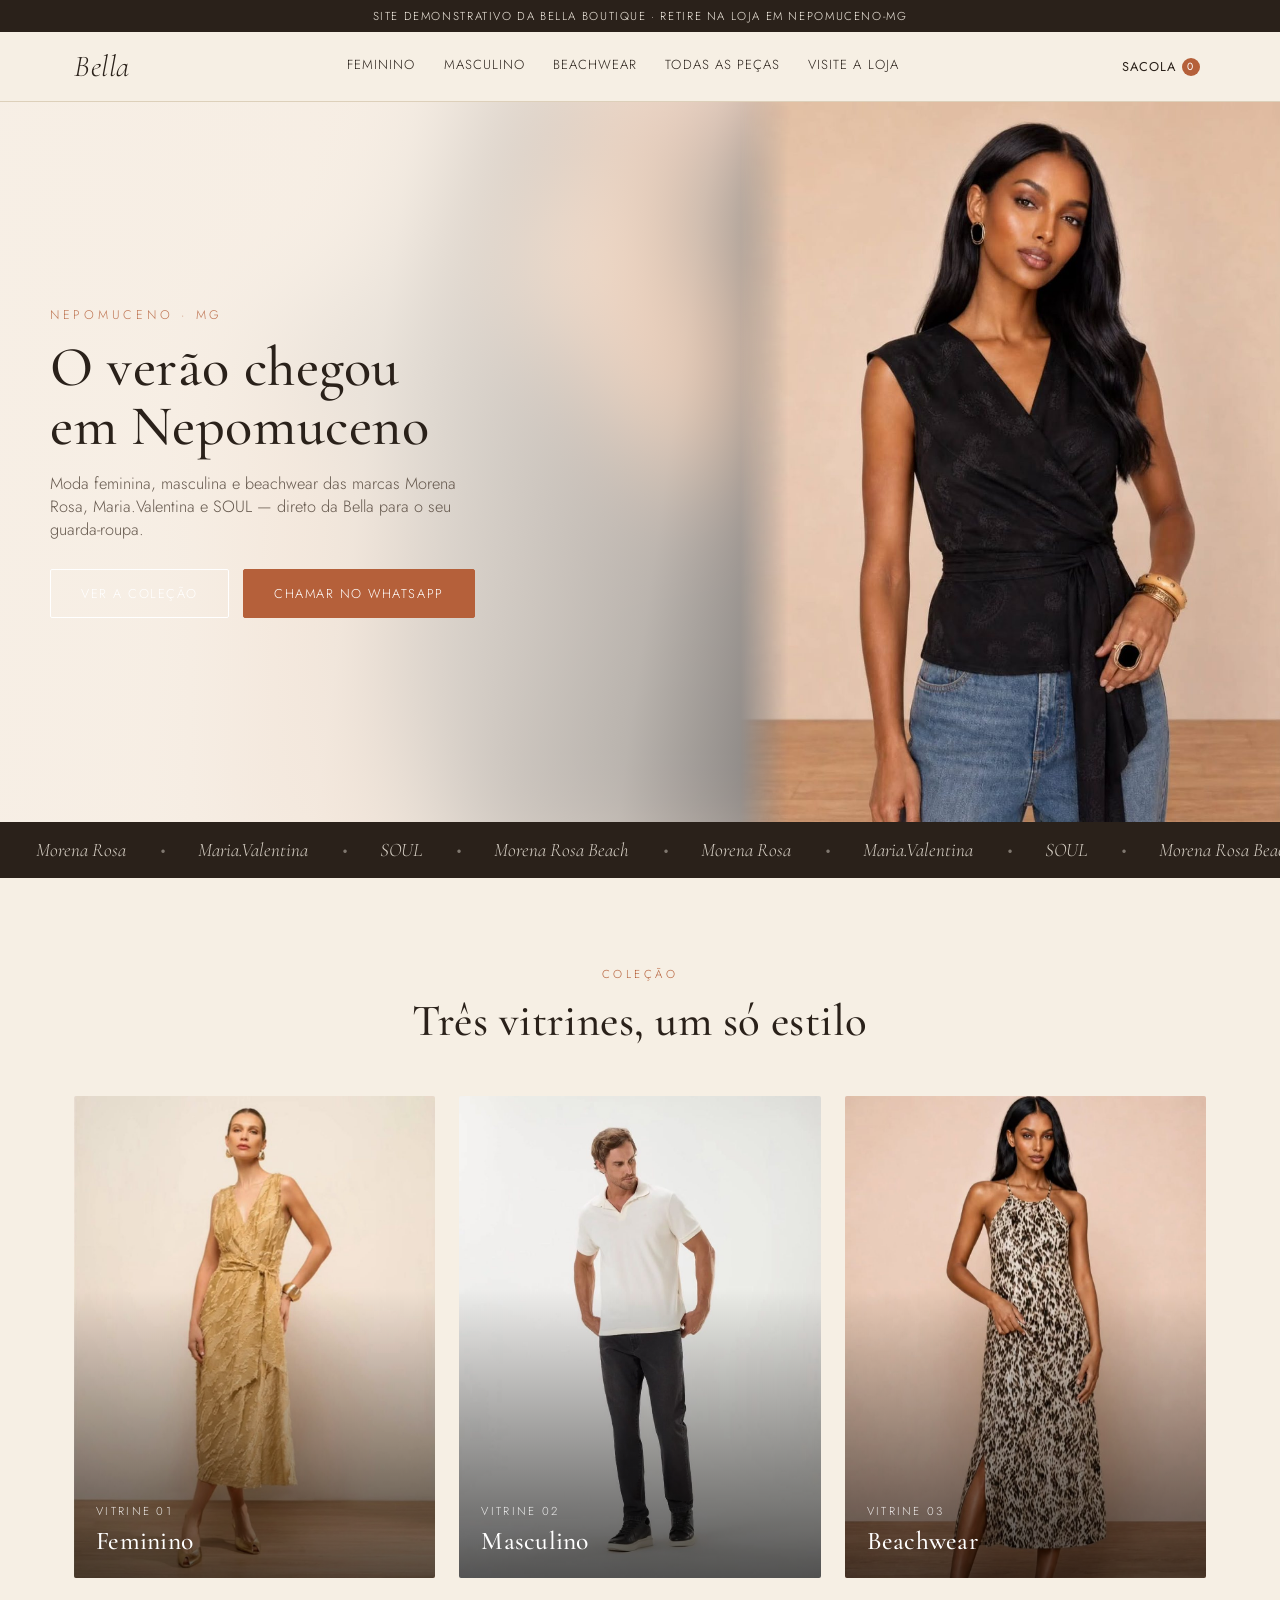
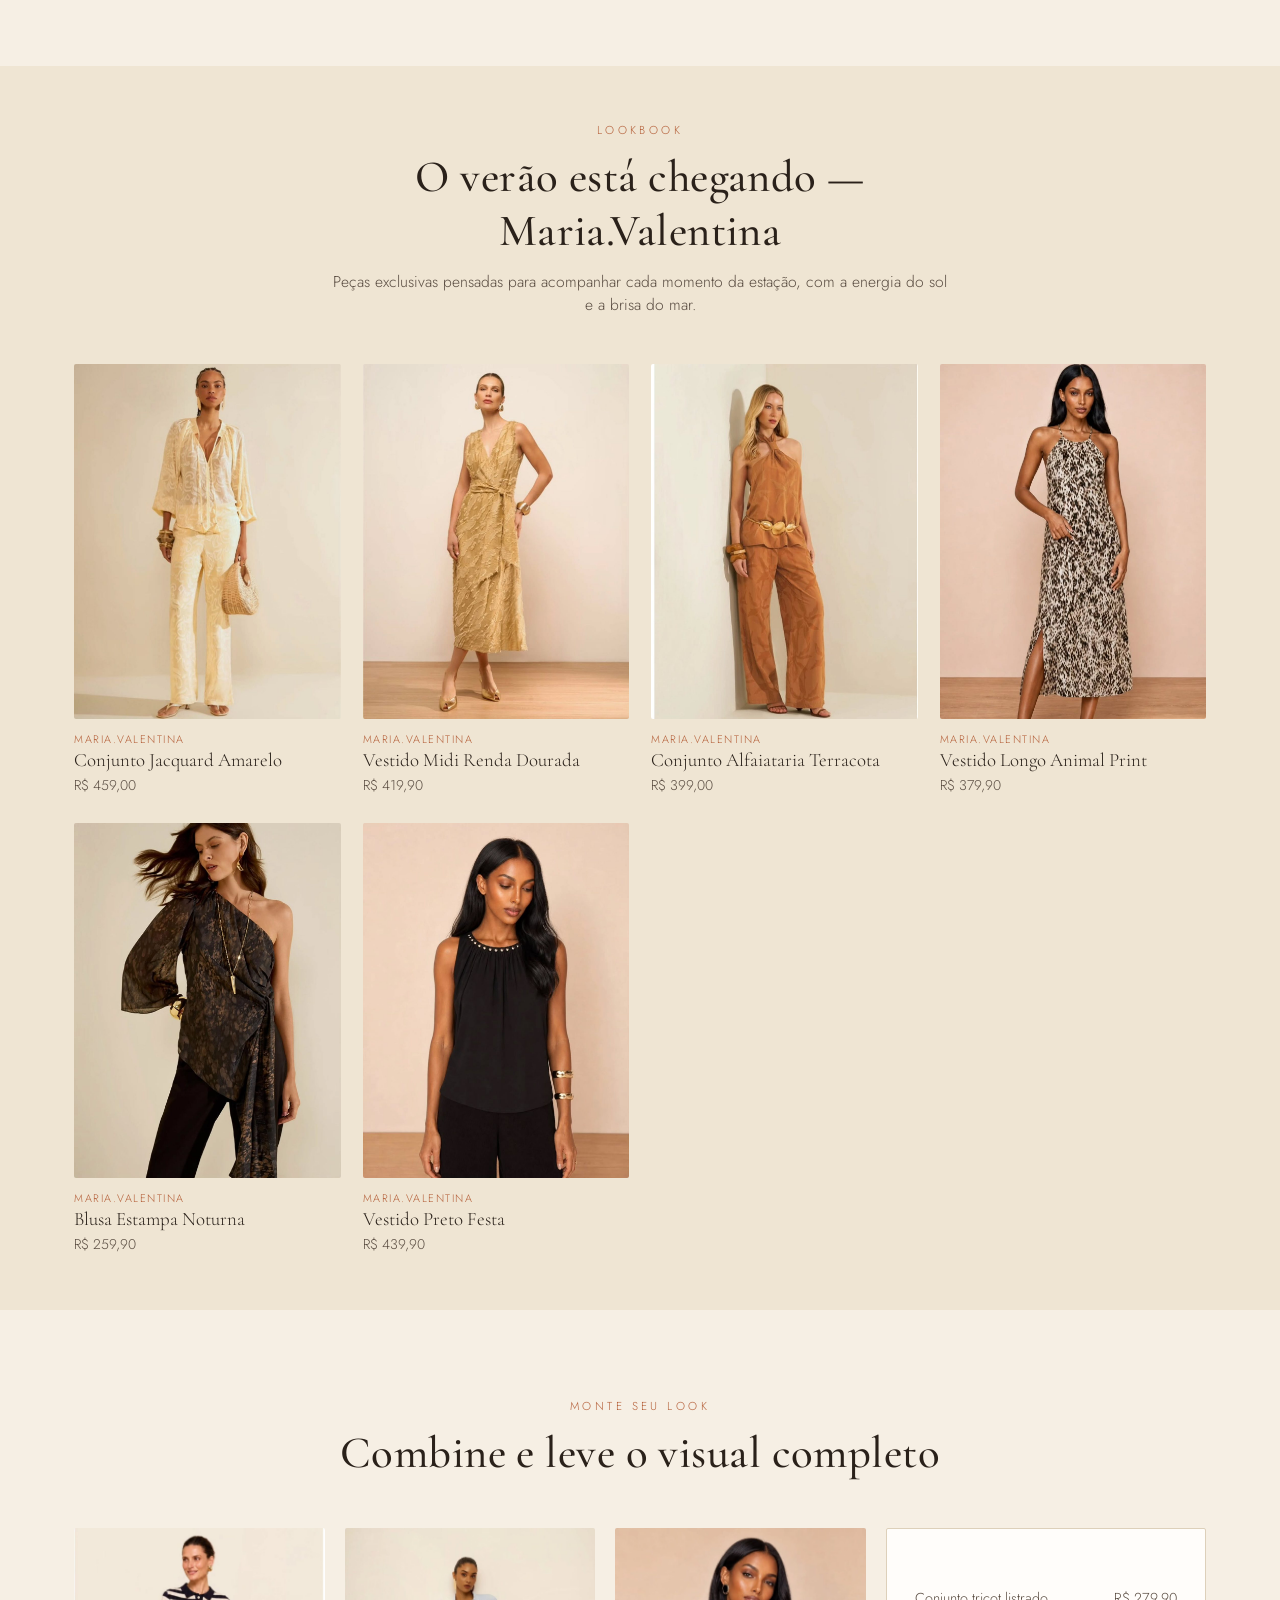
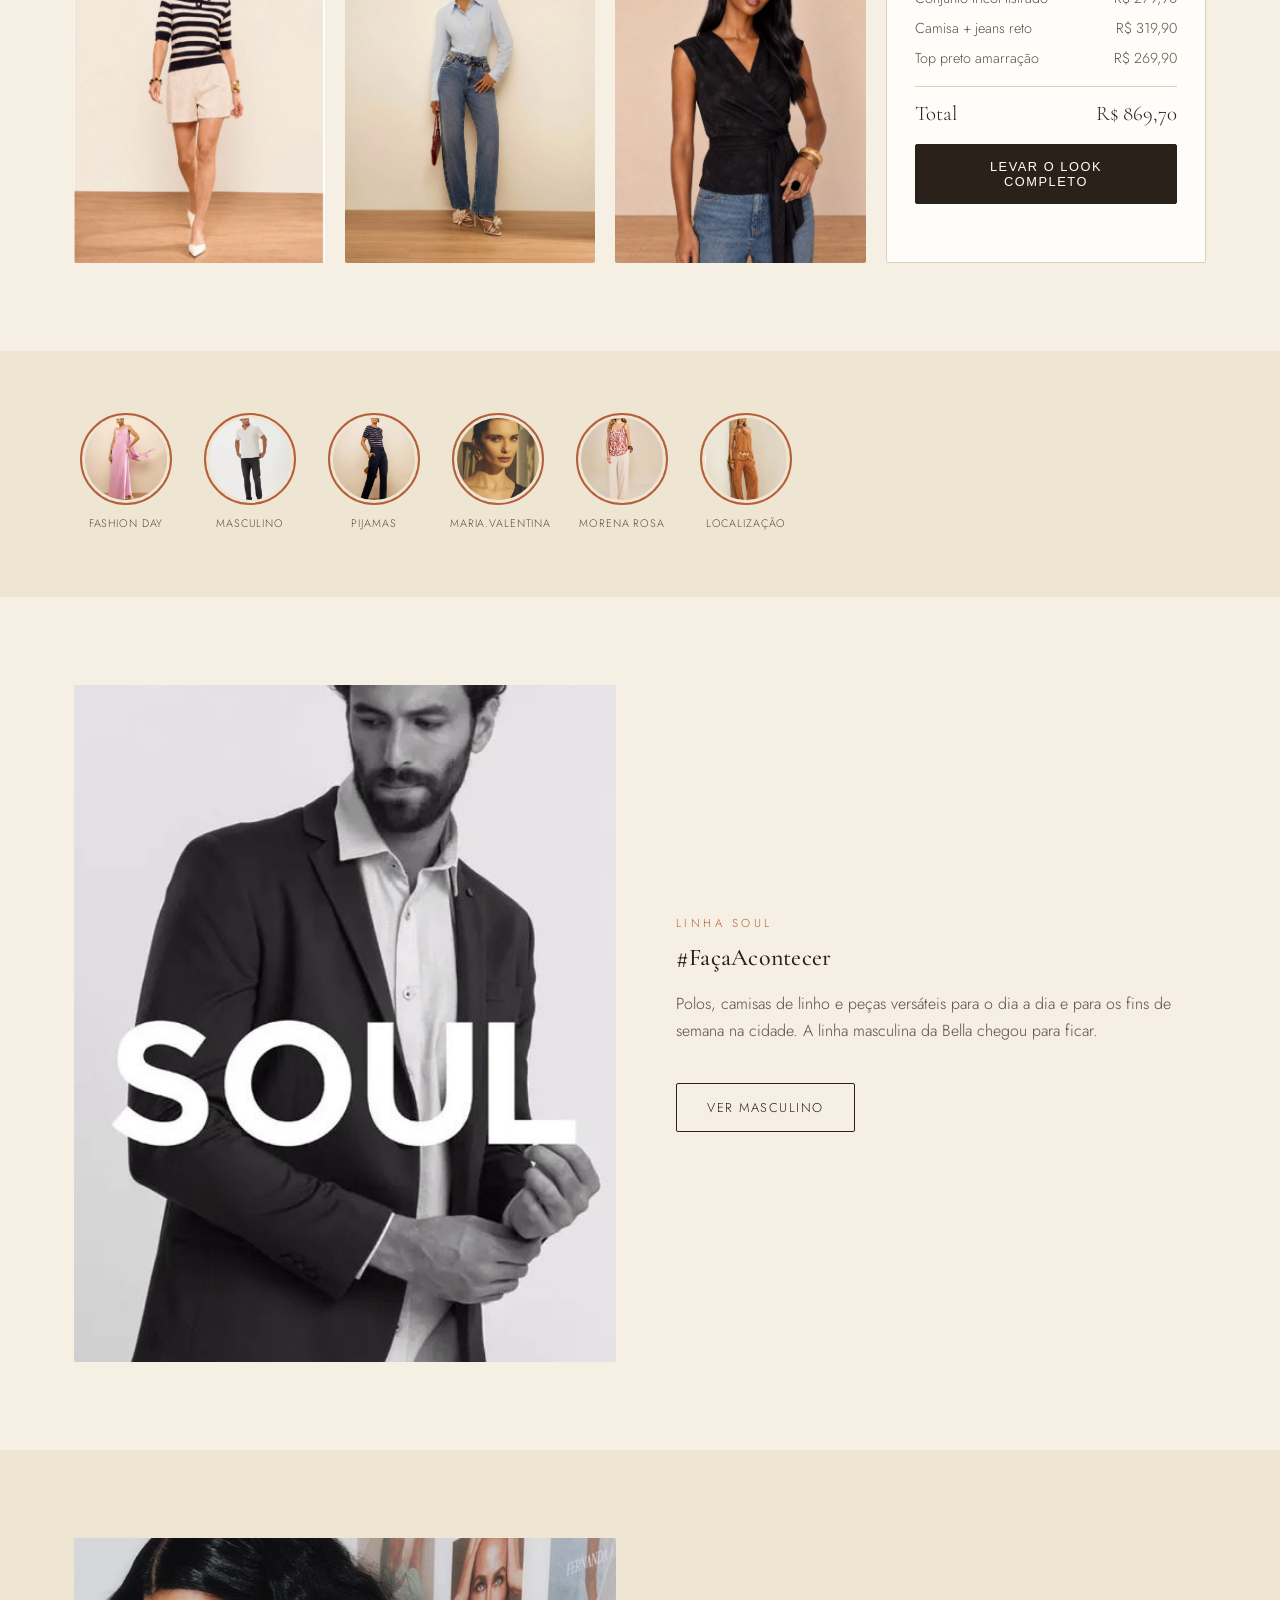
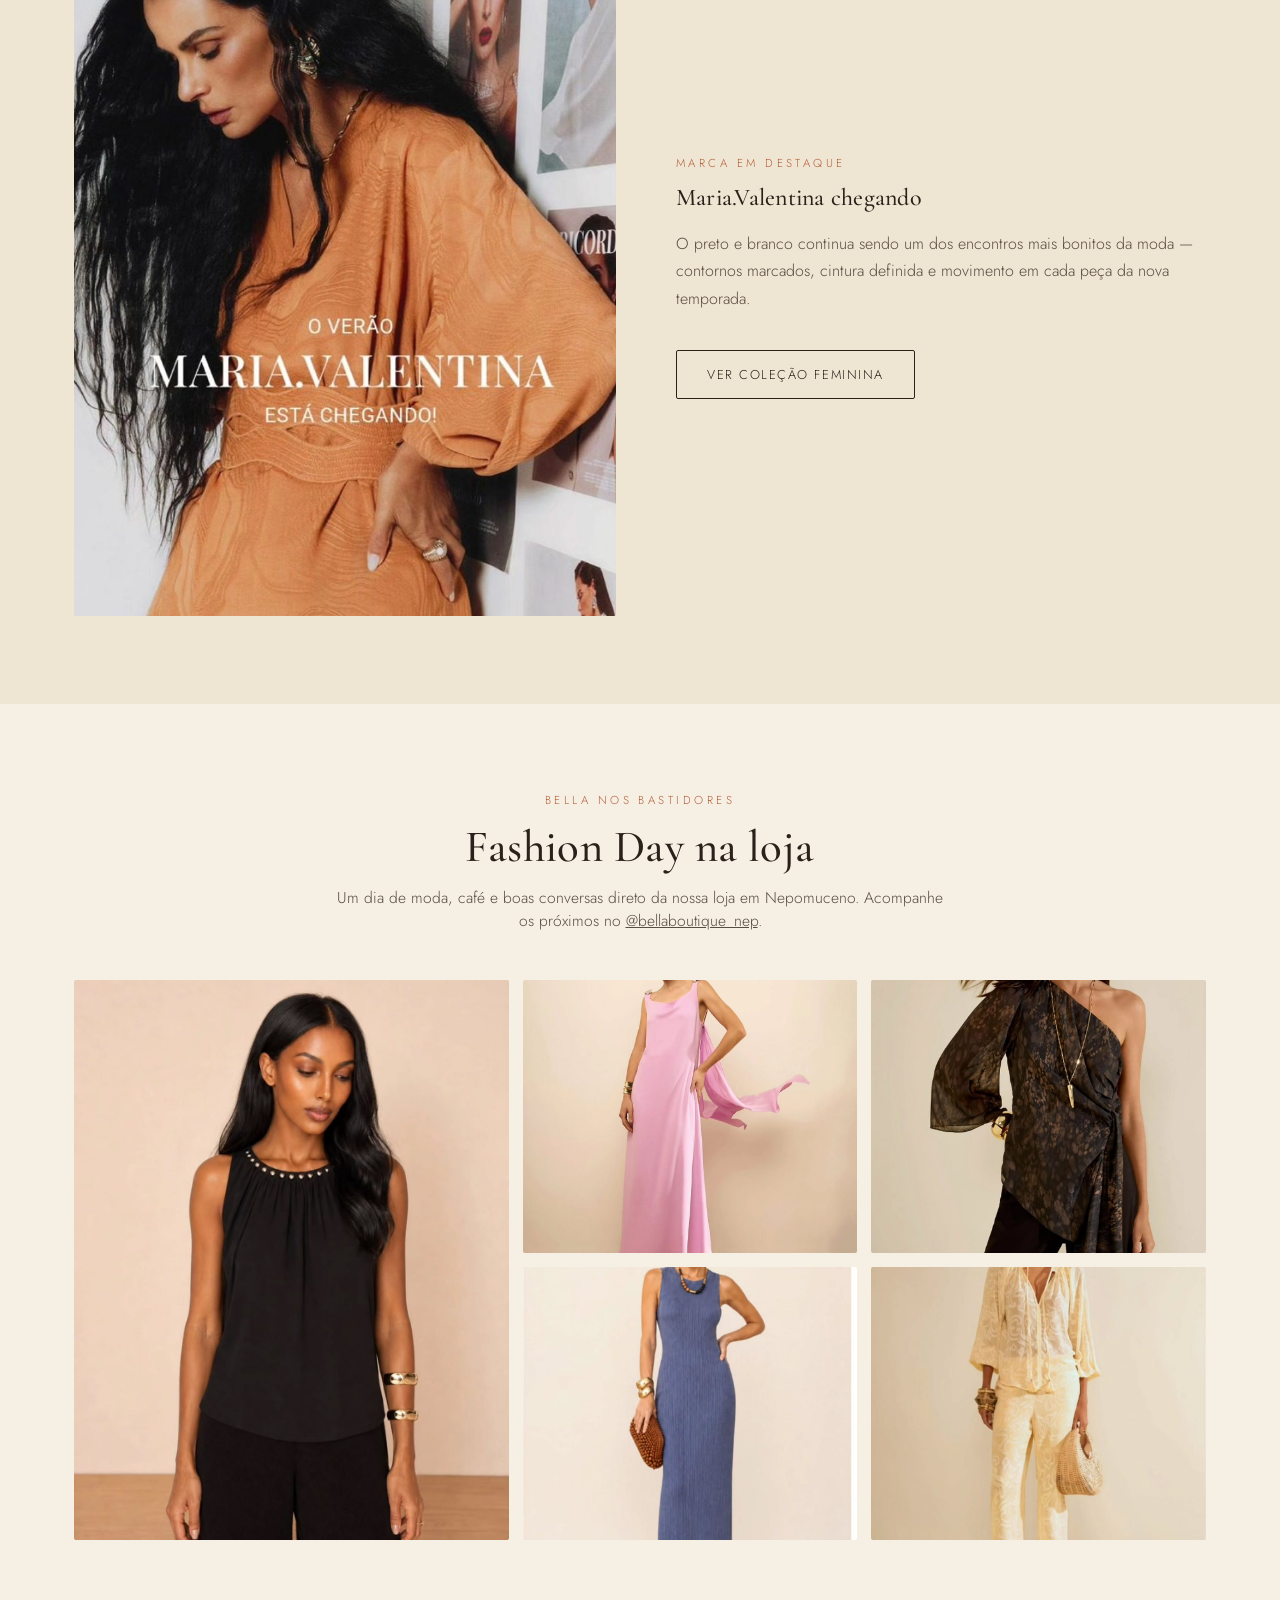
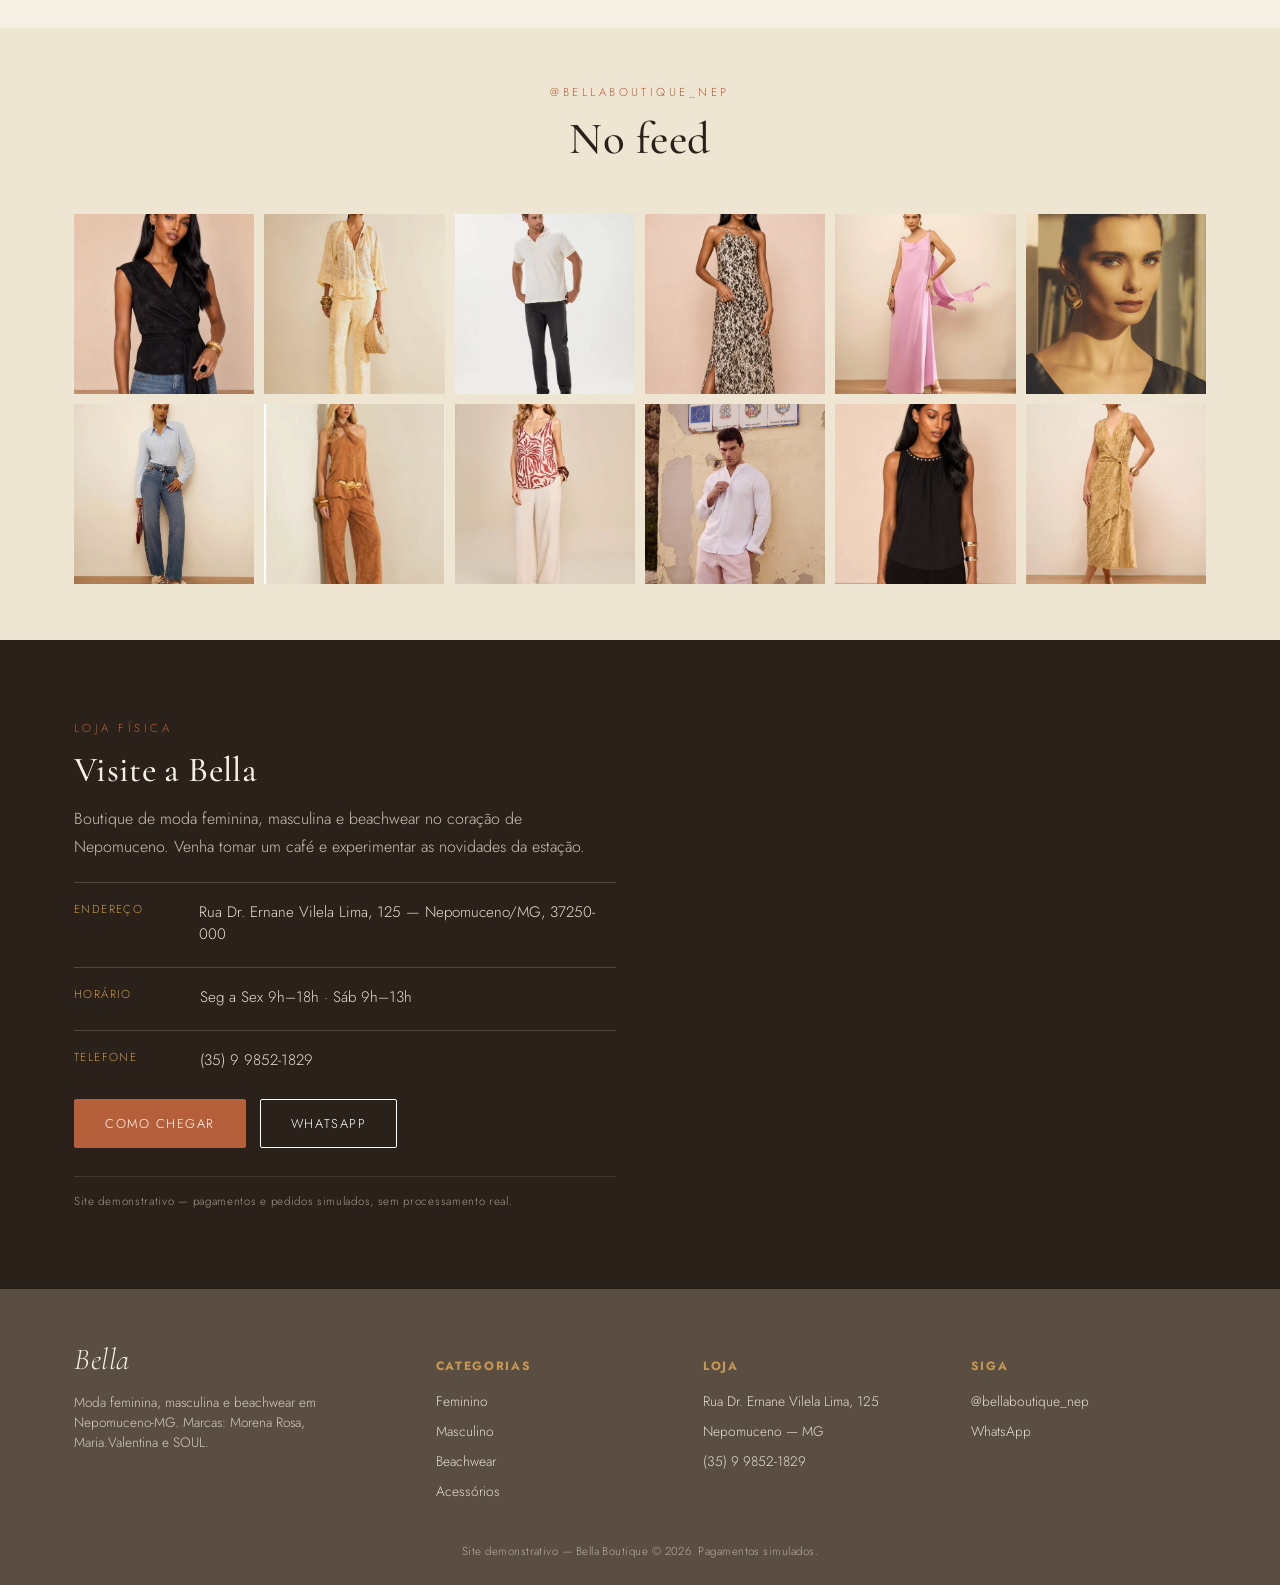
<file: index.html>
<!DOCTYPE html>
<html lang="pt-BR">
<head>
<meta charset="UTF-8">
<meta name="viewport" content="width=device-width, initial-scale=1.0">
<title>Bella Boutique — Moda Feminina, Masculina e Beachwear | Nepomuceno-MG</title>
<meta name="description" content="Bella Boutique, em Nepomuceno-MG. Moda feminina, masculina e beachwear das marcas Morena Rosa, Maria.Valentina e SOUL. Site demonstrativo.">
<link rel="icon" href="data:image/svg+xml,<svg xmlns=%22http://www.w3.org/2000/svg%22 viewBox=%220 0 100 100%22><text y=%22.9em%22 font-size=%2290%22 font-family=%22Georgia,serif%22 font-style=%22italic%22>B</text></svg>">
<link rel="stylesheet" href="css/styles.css">
<link rel="stylesheet" href="css/hero-full.css">
</head>
<body>
<a href="#conteudo" class="skip-link">Ir para o conteúdo</a>

<div class="topbar">Site demonstrativo da Bella Boutique · Retire na loja em Nepomuceno-MG</div>

<header class="site-header">
  <div class="header-inner">
    <a href="index.html" class="logo">Bella</a>
    <nav class="main-nav" id="mainNav">
      <a href="produtos.html?linha=feminino">Feminino</a>
      <a href="produtos.html?linha=masculino">Masculino</a>
      <a href="produtos.html?linha=beachwear">Beachwear</a>
      <a href="produtos.html">Todas as peças</a>
      <a href="#visite">Visite a loja</a>
    </nav>
    <div class="header-actions">
      <button class="nav-toggle" onclick="toggleNav()" aria-label="Menu">☰</button>
      <button class="icon-btn" onclick="openCart()">Sacola <span class="cart-count">0</span></button>
    </div>
  </div>
</header>

<main id="conteudo">

  <!-- HERO -->
  <section class="hero hero-bella">
    <div class="hero-backdrop" aria-hidden="true"><img src="fotos/look-preto-wrap.jpg" alt=""></div>
    <div class="hero-content">
      <span class="hero-eyebrow">Nepomuceno · MG</span>
      <h1>O verão chegou<br>em Nepomuceno</h1>
      <p class="lead">Moda feminina, masculina e beachwear das marcas Morena Rosa, Maria.Valentina e SOUL — direto da Bella para o seu guarda-roupa.</p>
      <div class="hero-ctas">
        <a href="produtos.html" class="btn btn-light">Ver a coleção</a>
        <a href="https://wa.me/5535998521829" target="_blank" rel="noopener" class="btn btn-solid">Chamar no WhatsApp</a>
      </div>
    </div>
    <div class="hero-media">
      <img src="fotos/look-preto-wrap.jpg" alt="Modelo vestindo top preto com amarração, coleção Bella Boutique" fetchpriority="high" width="1050" height="1400" decoding="async">
    </div>
  </section>

  <div class="brand-strip">
    <div class="marquee">
      <span>Morena Rosa</span><span>Maria.Valentina</span><span>SOUL</span><span>Morena Rosa Beach</span>
      <span>Morena Rosa</span><span>Maria.Valentina</span><span>SOUL</span><span>Morena Rosa Beach</span>
    </div>
  </div>

  <!-- VITRINES -->
  <section class="section" id="vitrines">
    <div class="wrap">
      <div class="section-head">
        <span class="section-eyebrow">Coleção</span>
        <h2>Três vitrines, um só estilo</h2>
      </div>
      <div class="vitrines">
        <a class="vitrine-card" href="produtos.html?linha=feminino">
          <img src="fotos/look-renda-dourada.jpg" alt="Moda feminina Bella Boutique">
          <div class="vitrine-label"><span class="cat">Vitrine 01</span><h3>Feminino</h3></div>
        </a>
        <a class="vitrine-card" href="produtos.html?linha=masculino">
          <img src="fotos/masculino-polo-branca.jpg" alt="Moda masculina SOUL">
          <div class="vitrine-label"><span class="cat">Vitrine 02</span><h3>Masculino</h3></div>
        </a>
        <a class="vitrine-card" href="produtos.html?linha=beachwear">
          <img src="fotos/look-animal-print.jpg" alt="Beachwear Bella Boutique">
          <div class="vitrine-label"><span class="cat">Vitrine 03</span><h3>Beachwear</h3></div>
        </a>
      </div>
    </div>
  </section>

  <!-- LOOKBOOK MARIA VALENTINA -->
  <section class="section section-tight" id="lookbook" style="background:var(--cream-2);">
    <div class="wrap">
      <div class="section-head">
        <span class="section-eyebrow">Lookbook</span>
        <h2>O verão está chegando — Maria.Valentina</h2>
        <p>Peças exclusivas pensadas para acompanhar cada momento da estação, com a energia do sol e a brisa do mar.</p>
      </div>
      <div class="product-grid" id="lookbookGrid"></div>
    </div>
  </section>

  <!-- MONTE SEU LOOK -->
  <section class="section" id="monte">
    <div class="wrap">
      <div class="section-head">
        <span class="section-eyebrow">Monte seu look</span>
        <h2>Combine e leve o visual completo</h2>
      </div>
      <div class="look-builder">
        <div class="look-piece"><img src="fotos/look-listrado-shorts.jpg" alt="Parte de cima do look"></div>
        <div class="look-piece"><img src="fotos/look-jeans-casual.jpg" alt="Parte de baixo do look"></div>
        <div class="look-piece"><img src="fotos/look-preto-wrap.jpg" alt="Detalhe do look"></div>
        <div class="look-summary">
          <div class="rows">
            <div><span>Conjunto tricot listrado</span><span>R$ 279,90</span></div>
            <div><span>Camisa + jeans reto</span><span>R$ 319,90</span></div>
            <div><span>Top preto amarração</span><span>R$ 269,90</span></div>
          </div>
          <div class="total"><span>Total</span><span>R$ 869,70</span></div>
          <button class="btn btn-dark btn-block" onclick="addLookBundle()">Levar o look completo</button>
        </div>
      </div>
    </div>
  </section>

  <!-- DESTAQUES -->
  <section class="section-tight" style="background:var(--cream-2);">
    <div class="wrap">
      <div class="destaques">
        <div class="destaque"><div class="destaque-img"><img src="fotos/look-rosa-festa.jpg" alt="Fashion Day"></div><span>Fashion Day</span></div>
        <div class="destaque"><div class="destaque-img"><img src="fotos/masculino-polo-branca.jpg" alt="Masculino"></div><span>Masculino</span></div>
        <div class="destaque"><div class="destaque-img"><img src="fotos/look-listras-marinho.jpg" alt="Pijamas"></div><span>Pijamas</span></div>
        <div class="destaque"><div class="destaque-img"><img src="fotos/maria-valentina-destaque.jpg" alt="Maria Valentina"></div><span>Maria.Valentina</span></div>
        <div class="destaque"><div class="destaque-img"><img src="fotos/look-estampa-vermelha.jpg" alt="Morena Rosa"></div><span>Morena Rosa</span></div>
        <div class="destaque"><div class="destaque-img"><img src="fotos/look-terracota-conjunto.jpg" alt="Localização"></div><span>Localização</span></div>
      </div>
    </div>
  </section>

  <!-- EDITORIAL: MASCULINO SOUL -->
  <section class="section">
    <div class="wrap">
      <div class="editorial">
        <img src="fotos/masculino-soul-polo.jpg" alt="Linha masculina SOUL">
        <div class="text-side">
          <span class="section-eyebrow">Linha SOUL</span>
          <h2>#FaçaAcontecer</h2>
          <p>Polos, camisas de linho e peças versáteis para o dia a dia e para os fins de semana na cidade. A linha masculina da Bella chegou para ficar.</p>
          <a href="produtos.html?linha=masculino" class="btn btn-outline-dark" style="margin-top:22px;">Ver masculino</a>
        </div>
      </div>
    </div>
  </section>

  <!-- EDITORIAL REVERSE: MARIA VALENTINA -->
  <section class="section reverse" style="background:var(--cream-2);">
    <div class="wrap">
      <div class="editorial">
        <div class="text-side">
          <span class="section-eyebrow">Marca em destaque</span>
          <h2>Maria.Valentina chegando</h2>
          <p>O preto e branco continua sendo um dos encontros mais bonitos da moda — contornos marcados, cintura definida e movimento em cada peça da nova temporada.</p>
          <a href="produtos.html?linha=feminino" class="btn btn-outline-dark" style="margin-top:22px;">Ver coleção feminina</a>
        </div>
        <img src="fotos/editorial-verao-mv.jpg" alt="Campanha Maria.Valentina — O verão está chegando">
      </div>
    </div>
  </section>

  <!-- FASHION DAY -->
  <section class="section" id="fashionday">
    <div class="wrap">
      <div class="section-head">
        <span class="section-eyebrow">Bella nos bastidores</span>
        <h2>Fashion Day na loja</h2>
        <p>Um dia de moda, café e boas conversas direto da nossa loja em Nepomuceno. Acompanhe os próximos no <a href="https://www.instagram.com/bellaboutique_nep/" target="_blank" rel="noopener" style="text-decoration:underline;">@bellaboutique_nep</a>.</p>
      </div>
      <div class="fd-grid">
        <img class="big" src="fotos/look-preto-festa.jpg" alt="Fashion Day Bella Boutique">
        <img src="fotos/look-rosa-festa.jpg" alt="Look de festa">
        <img src="fotos/look-estampa-noturna.jpg" alt="Look estampado">
        <img src="fotos/look-azul-longo.jpg" alt="Vestido azul longo">
        <img src="fotos/look-amarelo-seda.jpg" alt="Conjunto amarelo">
      </div>
    </div>
  </section>

  <!-- NO FEED -->
  <section class="section section-tight" style="background:var(--cream-2);">
    <div class="wrap">
      <div class="section-head">
        <span class="section-eyebrow">@bellaboutique_nep</span>
        <h2>No feed</h2>
      </div>
      <div class="feed-grid" id="feedGrid"></div>
    </div>
  </section>

  <!-- VISITE A BELLA -->
  <section class="visit" id="visite">
    <div class="wrap">
      <div class="visit-grid">
        <div>
          <span class="section-eyebrow">Loja física</span>
          <h2>Visite a Bella</h2>
          <p style="color:#cfc3b2; margin-top:14px; line-height:1.7;">Boutique de moda feminina, masculina e beachwear no coração de Nepomuceno. Venha tomar um café e experimentar as novidades da estação.</p>
          <div class="visit-info-row"><div class="label">Endereço</div><div class="val">Rua Dr. Ernane Vilela Lima, 125 — Nepomuceno/MG, 37250-000</div></div>
          <div class="visit-info-row"><div class="label">Horário</div><div class="val">Seg a Sex 9h–18h · Sáb 9h–13h</div></div>
          <div class="visit-info-row"><div class="label">Telefone</div><div class="val">(35) 9 9852-1829</div></div>
          <div class="visit-ctas">
            <a class="btn btn-solid" href="https://www.google.com/maps/search/?api=1&query=Rua+Dr.+Ernane+Vilela+Lima,+125,+Nepomuceno+MG" target="_blank" rel="noopener">Como chegar</a>
            <a class="btn btn-light" href="https://wa.me/5535998521829" target="_blank" rel="noopener">WhatsApp</a>
          </div>
          <div class="demo-note">Site demonstrativo — pagamentos e pedidos simulados, sem processamento real.</div>
        </div>
        <iframe src="https://maps.google.com/maps?q=Rua%20Dr.%20Ernane%20Vilela%20Lima%2C%20125%2C%20Nepomuceno%20MG&t=&z=15&ie=UTF8&iwloc=&output=embed" loading="lazy" title="Mapa até a Bella Boutique"></iframe>
      </div>
    </div>
  </section>

</main>

<footer class="site-footer">
  <div class="wrap">
    <div class="footer-grid">
      <div>
        <div class="logo" style="color:var(--cream);">Bella</div>
        <p style="margin-top:14px; font-size:.85rem; opacity:.8; max-width:260px;">Moda feminina, masculina e beachwear em Nepomuceno-MG. Marcas: Morena Rosa, Maria.Valentina e SOUL.</p>
      </div>
      <div>
        <h4>Categorias</h4>
        <ul>
          <li><a href="produtos.html?linha=feminino">Feminino</a></li>
          <li><a href="produtos.html?linha=masculino">Masculino</a></li>
          <li><a href="produtos.html?linha=beachwear">Beachwear</a></li>
          <li><a href="produtos.html">Acessórios</a></li>
        </ul>
      </div>
      <div>
        <h4>Loja</h4>
        <ul>
          <li>Rua Dr. Ernane Vilela Lima, 125</li>
          <li>Nepomuceno — MG</li>
          <li>(35) 9 9852-1829</li>
        </ul>
      </div>
      <div>
        <h4>Siga</h4>
        <ul>
          <li><a href="https://www.instagram.com/bellaboutique_nep/" target="_blank" rel="noopener">@bellaboutique_nep</a></li>
          <li><a href="https://wa.me/5535998521829" target="_blank" rel="noopener">WhatsApp</a></li>
        </ul>
      </div>
    </div>
    <div class="footer-bottom">Site demonstrativo — Bella Boutique © 2026. Pagamentos simulados.</div>
  </div>
</footer>

<div class="overlay" id="overlay" onclick="closeCart()"></div>
<aside class="cart-drawer" id="cartDrawer">
  <div class="cart-head"><h3>Sua sacola</h3><button onclick="closeCart()">✕</button></div>
  <div class="cart-items" id="cartItems"></div>
  <div class="cart-foot">
    <div class="row"><span>Total</span><span id="cartTotal">R$ 0,00</span></div>
    <button class="btn btn-dark btn-block" onclick="openCheckout()">Finalizar compra</button>
  </div>
</aside>

<div class="modal-overlay" id="checkoutModal">
  <div class="modal" id="checkoutBody"></div>
</div>
<div class="toast" id="toast"></div>

<script src="js/products.js"></script>
<script src="js/cart.js"></script>
<script src="js/checkout.js"></script>
<script>
  function productCard(p){
    return `<div class="product-card">
      <div class="product-img">
        <a href="produtos.html?linha=${p.linha}"><img src="${p.img}" alt="${p.name}" loading="lazy"></a>
        <button class="quick-add" onclick="addToCart('${p.id}')">Adicionar à sacola</button>
      </div>
      <div class="product-info">
        <div class="product-brand">${p.brand}</div>
        <div class="product-name">${p.name}</div>
        <div class="product-price">${formatBRL(p.price)}</div>
      </div>
    </div>`;
  }
  document.getElementById('lookbookGrid').innerHTML =
    PRODUCTS.filter(p => p.brand === 'Maria.Valentina').slice(0,6).map(productCard).join('');

  const feedPhotos = ['look-preto-wrap.jpg','look-amarelo-seda.jpg','masculino-polo-branca.jpg','look-animal-print.jpg','look-rosa-festa.jpg','maria-valentina-destaque.jpg','look-jeans-casual.jpg','look-terracota-conjunto.jpg','look-estampa-vermelha.jpg','masculino-linho-praia.jpg','look-preto-festa.jpg','look-renda-dourada.jpg'];
  document.getElementById('feedGrid').innerHTML = feedPhotos.map(f =>
    `<a href="https://www.instagram.com/bellaboutique_nep/" target="_blank" rel="noopener"><img src="fotos/${f}" alt="Post Instagram Bella Boutique" loading="lazy"></a>`
  ).join('');

  function addLookBundle(){
    addToCart('p05'); addToCart('p12'); addToCart('p17');
    openCart();
  }
</script>
</body>
</html>
</file>
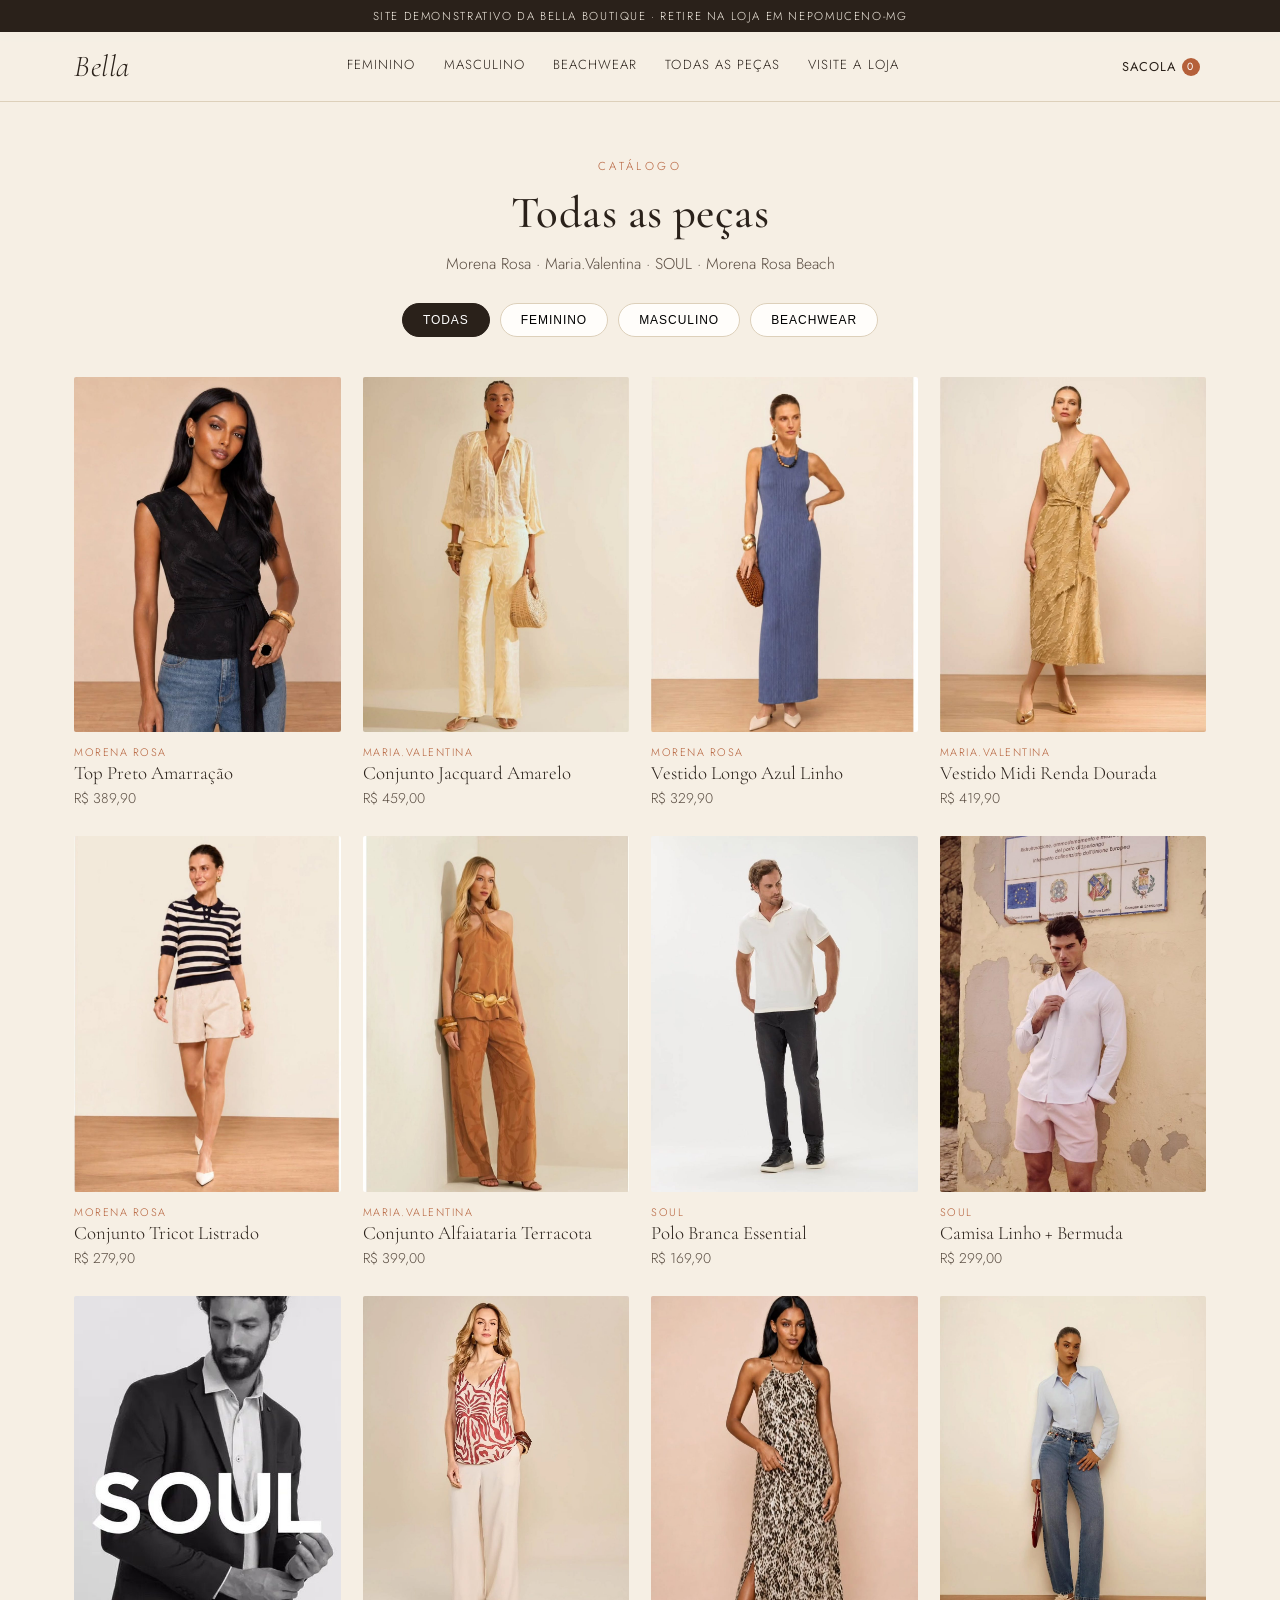
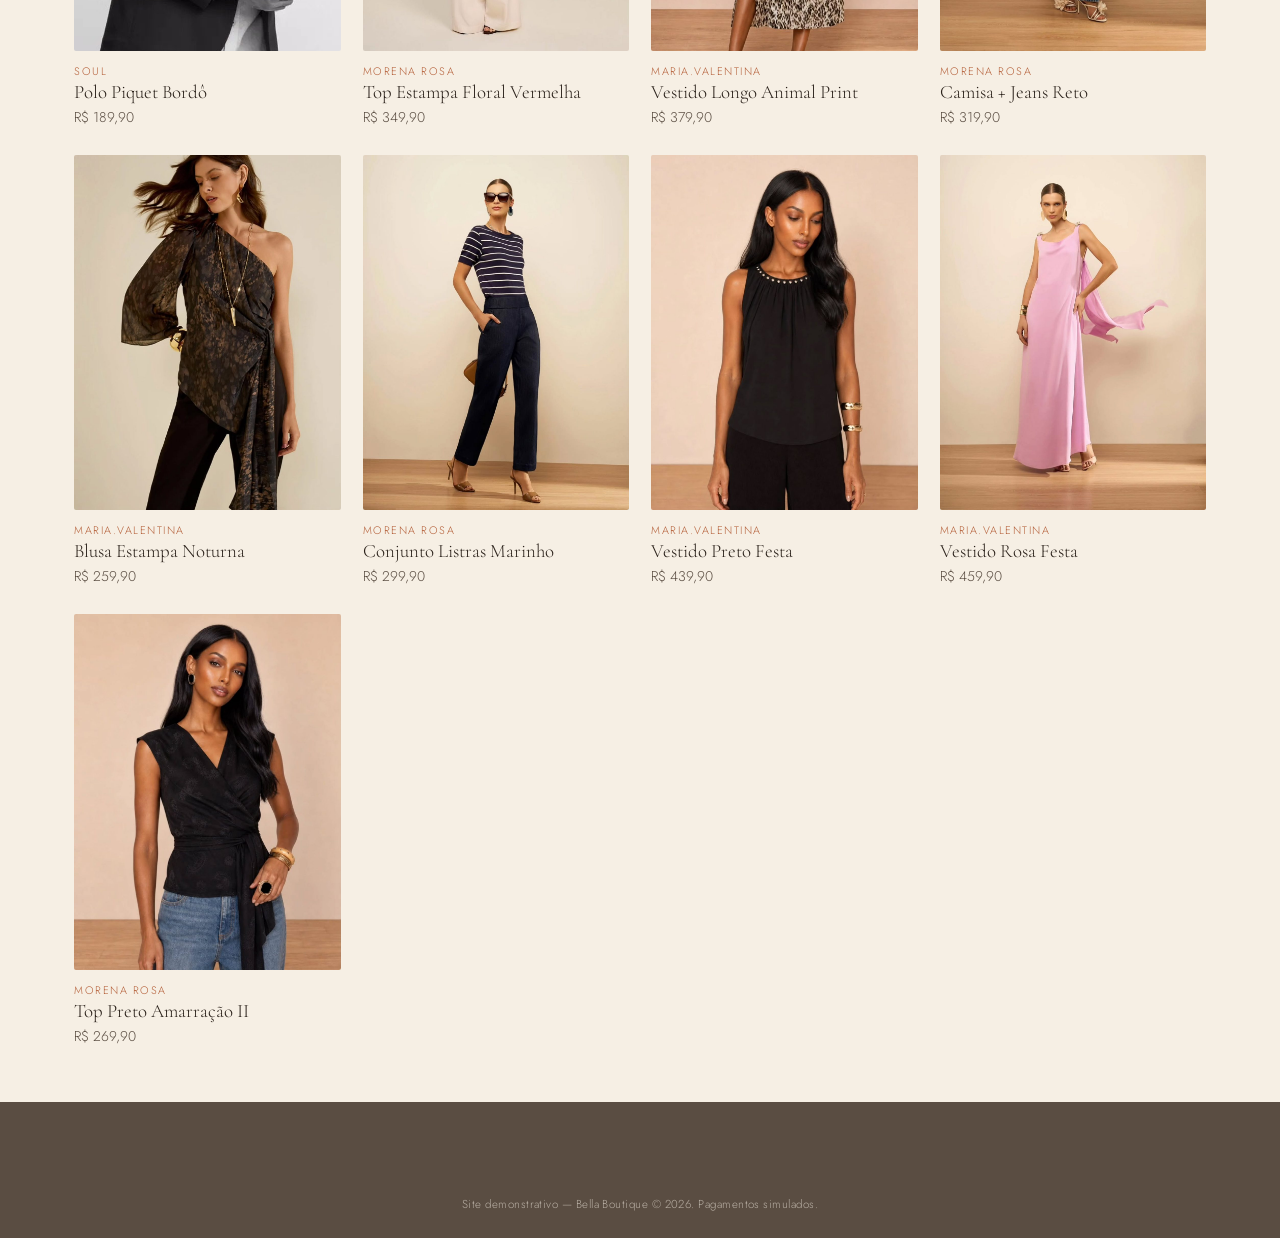
<file: produtos.html>
<!DOCTYPE html>
<html lang="pt-BR">
<head>
<meta charset="UTF-8">
<meta name="viewport" content="width=device-width, initial-scale=1.0">
<title>Todas as peças — Bella Boutique</title>
<meta name="description" content="Catálogo completo da Bella Boutique: feminino, masculino e beachwear.">
<link rel="icon" href="data:image/svg+xml,<svg xmlns=%22http://www.w3.org/2000/svg%22 viewBox=%220 0 100 100%22><text y=%22.9em%22 font-size=%2290%22 font-family=%22Georgia,serif%22 font-style=%22italic%22>B</text></svg>">
<link rel="stylesheet" href="css/styles.css">
</head>
<body>
<a href="#conteudo" class="skip-link">Ir para o conteúdo</a>
<div class="topbar">Site demonstrativo da Bella Boutique · Retire na loja em Nepomuceno-MG</div>

<header class="site-header">
  <div class="header-inner">
    <a href="index.html" class="logo">Bella</a>
    <nav class="main-nav" id="mainNav">
      <a href="produtos.html?linha=feminino">Feminino</a>
      <a href="produtos.html?linha=masculino">Masculino</a>
      <a href="produtos.html?linha=beachwear">Beachwear</a>
      <a href="produtos.html">Todas as peças</a>
      <a href="index.html#visite">Visite a loja</a>
    </nav>
    <div class="header-actions">
      <button class="nav-toggle" onclick="toggleNav()" aria-label="Menu">☰</button>
      <button class="icon-btn" onclick="openCart()">Sacola <span class="cart-count">0</span></button>
    </div>
  </div>
</header>

<main id="conteudo">
  <section class="section-tight">
    <div class="wrap">
      <div class="section-head" style="margin-bottom:28px;">
        <span class="section-eyebrow">Catálogo</span>
        <h2 id="pageTitle">Todas as peças</h2>
        <p>Morena Rosa · Maria.Valentina · SOUL · Morena Rosa Beach</p>
      </div>
      <div class="filters" id="filters">
        <button class="filter-btn" data-linha="">Todas</button>
        <button class="filter-btn" data-linha="feminino">Feminino</button>
        <button class="filter-btn" data-linha="masculino">Masculino</button>
        <button class="filter-btn" data-linha="beachwear">Beachwear</button>
      </div>
      <div class="product-grid" id="grid"></div>
    </div>
  </section>
</main>

<footer class="site-footer">
  <div class="wrap">
    <div class="footer-bottom">Site demonstrativo — Bella Boutique © 2026. Pagamentos simulados.</div>
  </div>
</footer>

<div class="overlay" id="overlay" onclick="closeCart()"></div>
<aside class="cart-drawer" id="cartDrawer">
  <div class="cart-head"><h3>Sua sacola</h3><button onclick="closeCart()">✕</button></div>
  <div class="cart-items" id="cartItems"></div>
  <div class="cart-foot">
    <div class="row"><span>Total</span><span id="cartTotal">R$ 0,00</span></div>
    <button class="btn btn-dark btn-block" onclick="openCheckout()">Finalizar compra</button>
  </div>
</aside>

<div class="modal-overlay" id="checkoutModal">
  <div class="modal" id="checkoutBody"></div>
</div>
<div class="toast" id="toast"></div>

<script src="js/products.js"></script>
<script src="js/cart.js"></script>
<script src="js/checkout.js"></script>
<script>
  function productCard(p){
    return `<div class="product-card">
      <div class="product-img">
        <img src="${p.img}" alt="${p.name}" loading="lazy">
        <button class="quick-add" onclick="addToCart('${p.id}')">Adicionar à sacola</button>
      </div>
      <div class="product-info">
        <div class="product-brand">${p.brand}</div>
        <div class="product-name">${p.name}</div>
        <div class="product-price">${formatBRL(p.price)}</div>
      </div>
    </div>`;
  }
  const params = new URLSearchParams(location.search);
  let currentLinha = params.get('linha') || '';

  function render(){
    const list = currentLinha ? PRODUCTS.filter(p => p.linha === currentLinha) : PRODUCTS;
    document.getElementById('grid').innerHTML = list.map(productCard).join('');
    document.querySelectorAll('.filter-btn').forEach(b => {
      b.classList.toggle('active', b.dataset.linha === currentLinha);
    });
    const titles = {feminino:'Feminino', masculino:'Masculino', beachwear:'Beachwear', '':'Todas as peças'};
    document.getElementById('pageTitle').textContent = titles[currentLinha];
  }
  document.getElementById('filters').addEventListener('click', e => {
    const btn = e.target.closest('.filter-btn');
    if (!btn) return;
    currentLinha = btn.dataset.linha;
    const url = new URL(location);
    if (currentLinha) url.searchParams.set('linha', currentLinha); else url.searchParams.delete('linha');
    history.replaceState({}, '', url);
    render();
  });
  render();
</script>
</body>
</html>
</file>
<file: css/styles.css>
@import url('https://fonts.googleapis.com/css2?family=Cormorant+Garamond:ital,wght@0,400;0,500;0,600;1,400&family=Jost:wght@300;400;500;600&display=swap');

:root{
  --cream:#f6efe4;
  --cream-2:#efe5d3;
  --terracotta:#b5603a;
  --terracotta-dark:#8f4a2c;
  --ink:#2a211a;
  --ink-soft:#5a4d42;
  --line:#ddd0ba;
  --white:#fffdfa;
  --gold:#c6974f;
  --radius:2px;
  --maxw:1180px;
}

*{box-sizing:border-box;}
html{scroll-behavior:smooth;}
body{
  margin:0;
  font-family:'Jost', sans-serif;
  color:var(--ink);
  background:var(--cream);
  font-weight:300;
  -webkit-font-smoothing:antialiased;
}
h1,h2,h3,.display{
  font-family:'Cormorant Garamond', serif;
  font-weight:500;
  letter-spacing:.01em;
  margin:0;
}
a{color:inherit; text-decoration:none;}
img{display:block; max-width:100%;}
.wrap{max-width:var(--maxw); margin:0 auto; padding:0 24px;}
.skip-link{position:absolute; left:-999px; top:0; background:var(--ink); color:#fff; padding:10px 16px; z-index:200;}
.skip-link:focus{left:12px; top:12px;}

/* ---------- Topbar ---------- */
.topbar{
  background:var(--ink);
  color:var(--cream);
  font-size:.72rem;
  letter-spacing:.14em;
  text-transform:uppercase;
  text-align:center;
  padding:8px 10px;
}

/* ---------- Header ---------- */
header.site-header{
  position:sticky; top:0; z-index:100;
  background:rgba(246,239,228,.92);
  backdrop-filter:blur(6px);
  border-bottom:1px solid var(--line);
}
.header-inner{
  display:flex; align-items:center; justify-content:space-between;
  padding:16px 24px;
  max-width:var(--maxw); margin:0 auto;
}
.logo{
  font-family:'Cormorant Garamond', serif;
  font-size:1.9rem;
  font-style:italic;
  letter-spacing:.02em;
}
nav.main-nav{display:flex; gap:28px;}
nav.main-nav a{
  font-size:.82rem; letter-spacing:.08em; text-transform:uppercase;
  position:relative; padding-bottom:4px;
}
nav.main-nav a::after{
  content:''; position:absolute; left:0; bottom:0; width:0; height:1px;
  background:var(--terracotta); transition:width .25s ease;
}
nav.main-nav a:hover::after{width:100%;}
.header-actions{display:flex; align-items:center; gap:18px;}
.icon-btn{
  position:relative; background:none; border:none; cursor:pointer;
  font-family:'Jost'; font-size:.8rem; letter-spacing:.08em; text-transform:uppercase;
  color:var(--ink); display:flex; align-items:center; gap:6px;
}
.cart-count{
  background:var(--terracotta); color:#fff; border-radius:50%;
  width:18px; height:18px; font-size:.65rem; display:flex; align-items:center; justify-content:center;
}
.nav-toggle{display:none; background:none; border:none; font-size:1.4rem; cursor:pointer;}

/* ---------- Hero ---------- */
.hero{
  position:relative;
  min-height:64vh;
  max-height:640px;
  display:flex; align-items:flex-end;
  color:#fff;
  overflow:hidden;
}
.hero img{
  position:absolute; inset:0; width:100%; height:100%; object-fit:cover; object-position:center 28%;
  filter:brightness(.72);
}
.hero::after{
  content:''; position:absolute; inset:0;
  background:linear-gradient(180deg, rgba(42,33,26,.15) 0%, rgba(42,33,26,.75) 100%);
}
.hero-content{position:relative; z-index:2; padding:60px 24px 70px; max-width:var(--maxw); margin:0 auto; width:100%;}
.hero-eyebrow{font-size:.78rem; letter-spacing:.3em; text-transform:uppercase; opacity:.85; margin-bottom:14px;}
.hero h1{font-size:clamp(2.6rem, 6vw, 4.6rem); line-height:1.05; max-width:720px;}
.hero p.lead{margin-top:16px; max-width:480px; font-size:1.05rem; font-weight:300; opacity:.92;}
.hero-ctas{display:flex; gap:16px; margin-top:32px; flex-wrap:wrap;}

/* ---------- Buttons ---------- */
.btn{
  display:inline-flex; align-items:center; justify-content:center;
  padding:14px 30px;
  font-size:.8rem; letter-spacing:.12em; text-transform:uppercase;
  border:1px solid currentColor; border-radius:var(--radius);
  cursor:pointer; transition:all .25s ease; background:none;
}
.btn-light{color:#fff;}
.btn-light:hover{background:#fff; color:var(--ink);}
.btn-solid{background:var(--terracotta); border-color:var(--terracotta); color:#fff;}
.btn-solid:hover{background:var(--terracotta-dark); border-color:var(--terracotta-dark);}
.btn-dark{background:var(--ink); border-color:var(--ink); color:#fff;}
.btn-dark:hover{opacity:.85;}
.btn-outline-dark{color:var(--ink); border-color:var(--ink);}
.btn-outline-dark:hover{background:var(--ink); color:#fff;}
.btn-block{width:100%;}

/* ---------- Brand marquee ---------- */
.brand-strip{
  background:var(--ink); color:var(--cream);
  padding:16px 0; overflow:hidden; white-space:nowrap;
}
.marquee{display:inline-flex; animation:scroll 28s linear infinite;}
.marquee span{
  font-family:'Cormorant Garamond', serif; font-style:italic; font-size:1.2rem;
  padding:0 36px; opacity:.85; position:relative;
}
.marquee span::after{content:'•'; position:absolute; right:-4px; opacity:.5;}
@keyframes scroll{from{transform:translateX(0);} to{transform:translateX(-50%);}}

/* ---------- Section heading ---------- */
.section{padding:88px 0;}
.section-tight{padding:56px 0;}
.section-head{text-align:center; max-width:620px; margin:0 auto 48px;}
.section-eyebrow{
  font-size:.72rem; letter-spacing:.3em; text-transform:uppercase; color:var(--terracotta);
  margin-bottom:12px; display:block;
}
.section-head h2{font-size:clamp(1.9rem, 4vw, 2.8rem);}
.section-head p{color:var(--ink-soft); margin-top:12px; font-size:.98rem;}

/* ---------- Vitrines ---------- */
.vitrines{display:grid; grid-template-columns:repeat(3,1fr); gap:24px;}
.vitrine-card{
  position:relative; aspect-ratio:3/4; overflow:hidden; border-radius:var(--radius);
  display:block;
}
.vitrine-card img{width:100%; height:100%; object-fit:cover; transition:transform .6s ease;}
.vitrine-card:hover img{transform:scale(1.06);}
.vitrine-card::after{content:''; position:absolute; inset:0; background:linear-gradient(180deg, rgba(0,0,0,0) 40%, rgba(0,0,0,.65) 100%);}
.vitrine-label{position:absolute; left:22px; bottom:22px; z-index:2; color:#fff;}
.vitrine-label .cat{font-size:.72rem; letter-spacing:.2em; text-transform:uppercase; opacity:.85;}
.vitrine-label h3{font-size:1.6rem; margin-top:4px;}

/* ---------- Product grid ---------- */
.product-grid{display:grid; grid-template-columns:repeat(4,1fr); gap:28px 22px;}
.product-card{display:block;}
.product-img{aspect-ratio:3/4; overflow:hidden; border-radius:var(--radius); background:var(--cream-2); position:relative;}
.product-img img{width:100%; height:100%; object-fit:cover; transition:transform .5s ease;}
.product-card:hover .product-img img{transform:scale(1.045);}
.product-tag{
  position:absolute; top:12px; left:12px; background:var(--white); color:var(--ink);
  font-size:.65rem; letter-spacing:.12em; text-transform:uppercase; padding:5px 10px; border-radius:20px;
}
.quick-add{
  position:absolute; left:10px; right:10px; bottom:10px;
  background:rgba(255,253,250,.95); border:none; padding:11px;
  font-size:.72rem; letter-spacing:.1em; text-transform:uppercase; cursor:pointer;
  opacity:0; transform:translateY(8px); transition:all .25s ease;
}
.product-card:hover .quick-add{opacity:1; transform:translateY(0);}
.product-info{padding-top:12px;}
.product-brand{font-size:.68rem; letter-spacing:.14em; text-transform:uppercase; color:var(--terracotta);}
.product-name{font-family:'Cormorant Garamond', serif; font-size:1.18rem; margin-top:2px;}
.product-price{font-size:.88rem; color:var(--ink-soft); margin-top:4px;}

.filters{display:flex; gap:10px; justify-content:center; flex-wrap:wrap; margin-bottom:40px;}
.filter-btn{
  padding:9px 20px; border:1px solid var(--line); border-radius:30px;
  background:var(--white); font-size:.75rem; letter-spacing:.08em; text-transform:uppercase; cursor:pointer;
}
.filter-btn.active, .filter-btn:hover{background:var(--ink); color:#fff; border-color:var(--ink);}

/* ---------- Monte seu look ---------- */
.look-builder{
  display:grid; grid-template-columns:repeat(3, 1fr) 320px; gap:20px; align-items:stretch;
}
.look-piece{aspect-ratio:3/4; border-radius:var(--radius); overflow:hidden;}
.look-piece img{width:100%; height:100%; object-fit:cover;}
.look-summary{
  background:var(--white); border:1px solid var(--line); border-radius:var(--radius);
  padding:28px; display:flex; flex-direction:column; justify-content:center; gap:18px;
}
.look-summary .rows{display:flex; flex-direction:column; gap:10px; font-size:.9rem; color:var(--ink-soft);}
.look-summary .rows div{display:flex; justify-content:space-between;}
.look-summary .total{display:flex; justify-content:space-between; font-size:1.3rem; font-family:'Cormorant Garamond',serif; border-top:1px solid var(--line); padding-top:14px;}

/* ---------- Destaques (circles) ---------- */
.destaques{display:flex; gap:28px; overflow-x:auto; padding:6px 4px 10px;}
.destaque{flex:0 0 auto; text-align:center; width:96px;}
.destaque-img{
  width:92px; height:92px; border-radius:50%; overflow:hidden;
  border:2px solid var(--terracotta); padding:3px; margin:0 auto;
}
.destaque-img img{width:100%; height:100%; object-fit:cover; border-radius:50%;}
.destaque span{display:block; margin-top:10px; font-size:.68rem; letter-spacing:.08em; text-transform:uppercase; color:var(--ink-soft);}

/* ---------- Editorial split ---------- */
.editorial{display:grid; grid-template-columns:1fr 1fr; gap:48px; align-items:center;}
.editorial img{border-radius:var(--radius); width:100%; aspect-ratio:4/5; object-fit:cover;}
.editorial .text-side{padding:0 12px;}
.editorial .text-side p{color:var(--ink-soft); margin-top:18px; line-height:1.7;}
.reverse .editorial{grid-template-columns:1fr 1fr;}
.reverse .editorial .text-side{order:2;}

/* ---------- Fashion day gallery ---------- */
.fd-grid{display:grid; grid-template-columns:1.3fr 1fr 1fr; grid-template-rows:1fr 1fr; gap:14px; height:560px;}
.fd-grid > *{min-height:0; min-width:0;}
.fd-grid img{width:100%; height:100%; object-fit:cover; border-radius:var(--radius); display:block;}
.fd-grid .big{grid-row:1/3;}

/* ---------- Instagram feed ---------- */
.feed-grid{display:grid; grid-template-columns:repeat(6,1fr); gap:10px;}
.feed-grid a{position:relative; aspect-ratio:1; overflow:hidden; display:block;}
.feed-grid img{width:100%; height:100%; object-fit:cover; transition:transform .4s ease;}
.feed-grid a:hover img{transform:scale(1.08);}
.feed-grid a::after{
  content:'♡'; position:absolute; inset:0; display:flex; align-items:center; justify-content:center;
  background:rgba(42,33,26,0); color:#fff; font-size:1.4rem; opacity:0; transition:all .25s ease;
}
.feed-grid a:hover::after{background:rgba(42,33,26,.35); opacity:1;}

/* ---------- Visit section ---------- */
.visit{background:var(--ink); color:var(--cream); padding:80px 0;}
.visit-grid{display:grid; grid-template-columns:1fr 1fr; gap:48px;}
.visit h2{color:var(--cream); font-size:2.2rem;}
.visit-info-row{display:flex; gap:16px; margin-top:22px; padding-top:18px; border-top:1px solid rgba(246,239,228,.18);}
.visit-info-row .label{width:110px; font-size:.72rem; letter-spacing:.12em; text-transform:uppercase; color:var(--gold);}
.visit-info-row .val{font-size:.95rem; color:#e8dfd0;}
.visit iframe{width:100%; height:100%; min-height:320px; border:0; border-radius:var(--radius); filter:grayscale(.3) contrast(1.05);}
.visit-ctas{display:flex; gap:14px; margin-top:28px; flex-wrap:wrap;}
.demo-note{margin-top:28px; font-size:.72rem; letter-spacing:.06em; color:#a79a89; border-top:1px solid rgba(246,239,228,.12); padding-top:16px;}

/* ---------- Footer ---------- */
footer.site-footer{background:var(--ink-soft); color:var(--cream); padding:52px 0 26px; }
.footer-grid{display:grid; grid-template-columns:1.4fr 1fr 1fr 1fr; gap:32px;}
.footer-grid h4{font-size:.75rem; letter-spacing:.14em; text-transform:uppercase; margin-bottom:16px; color:var(--gold);}
.footer-grid ul{list-style:none; padding:0; margin:0; display:flex; flex-direction:column; gap:10px; font-size:.86rem; opacity:.9;}
.footer-bottom{text-align:center; font-size:.72rem; opacity:.6; margin-top:42px; letter-spacing:.04em;}

/* ---------- Cart drawer ---------- */
.overlay{position:fixed; inset:0; background:rgba(42,33,26,.5); opacity:0; pointer-events:none; transition:opacity .3s ease; z-index:300;}
.overlay.open{opacity:1; pointer-events:auto;}
.cart-drawer{
  position:fixed; top:0; right:-420px; width:100%; max-width:420px; height:100%;
  background:var(--white); z-index:301; transition:right .35s ease;
  display:flex; flex-direction:column;
}
.cart-drawer.open{right:0;}
.cart-head{display:flex; justify-content:space-between; align-items:center; padding:22px 24px; border-bottom:1px solid var(--line);}
.cart-head h3{font-size:1.4rem;}
.cart-head button{background:none; border:none; font-size:1.3rem; cursor:pointer;}
.cart-items{flex:1; overflow-y:auto; padding:18px 24px; display:flex; flex-direction:column; gap:18px;}
.cart-item{display:flex; gap:14px;}
.cart-item img{width:70px; height:88px; object-fit:cover; border-radius:var(--radius);}
.cart-item .ci-info{flex:1;}
.cart-item .ci-info .name{font-family:'Cormorant Garamond',serif; font-size:1.05rem;}
.cart-item .ci-info .meta{font-size:.78rem; color:var(--ink-soft); margin-top:3px;}
.cart-item .remove{font-size:.72rem; text-decoration:underline; cursor:pointer; margin-top:6px; display:inline-block; color:var(--terracotta); background:none; border:none; padding:0;}
.cart-empty{padding:60px 24px; text-align:center; color:var(--ink-soft);}
.cart-foot{border-top:1px solid var(--line); padding:20px 24px 26px;}
.cart-foot .row{display:flex; justify-content:space-between; font-size:1.1rem; margin-bottom:16px; font-family:'Cormorant Garamond',serif;}

/* ---------- Checkout modal ---------- */
.modal-overlay{position:fixed; inset:0; background:rgba(42,33,26,.55); display:none; align-items:center; justify-content:center; z-index:400; padding:20px;}
.modal-overlay.open{display:flex;}
.modal{background:var(--white); max-width:440px; width:100%; border-radius:var(--radius); padding:32px; max-height:90vh; overflow-y:auto;}
.modal h3{font-size:1.6rem; margin-bottom:6px;}
.modal p.sub{color:var(--ink-soft); font-size:.85rem; margin-bottom:22px;}
.pay-options{display:flex; gap:10px; margin-bottom:20px;}
.pay-opt{flex:1; padding:14px; border:1px solid var(--line); text-align:center; cursor:pointer; font-size:.8rem; letter-spacing:.06em; text-transform:uppercase; border-radius:var(--radius);}
.pay-opt.active{border-color:var(--terracotta); background:#fbf1ea; color:var(--terracotta-dark);}
.field{margin-bottom:14px;}
.field label{display:block; font-size:.72rem; letter-spacing:.08em; text-transform:uppercase; margin-bottom:6px; color:var(--ink-soft);}
.field input{width:100%; padding:11px 12px; border:1px solid var(--line); border-radius:var(--radius); font-family:'Jost'; font-size:.92rem;}
.pix-box{background:var(--cream); border:1px dashed var(--terracotta); padding:18px; text-align:center; border-radius:var(--radius); margin-bottom:16px;}
.pix-box .qr{width:140px; height:140px; margin:0 auto 10px; background:
  repeating-linear-gradient(45deg, #2a211a 0 6px, #fff 6px 12px),
  repeating-linear-gradient(-45deg, #2a211a 0 6px, transparent 6px 12px);
  background-blend-mode:multiply; border:6px solid #fff; outline:1px solid var(--line);
}
.success-box{text-align:center; padding:20px 0;}
.success-box .check{width:64px; height:64px; border-radius:50%; background:#e7f3ea; color:#2e7d4f; display:flex; align-items:center; justify-content:center; font-size:1.8rem; margin:0 auto 16px;}

/* ---------- Toast ---------- */
.toast{
  position:fixed; bottom:26px; left:50%; transform:translateX(-50%) translateY(20px);
  background:var(--ink); color:#fff; padding:13px 22px; border-radius:30px; font-size:.82rem;
  opacity:0; pointer-events:none; transition:all .3s ease; z-index:500; letter-spacing:.03em;
}
.toast.show{opacity:1; transform:translateX(-50%) translateY(0);}

/* ---------- Mobile ---------- */
@media (max-width: 900px){
  nav.main-nav{position:fixed; top:0; right:-100%; height:100%; width:78%; max-width:320px;
    background:var(--cream); flex-direction:column; padding:90px 30px; gap:26px; transition:right .3s ease; z-index:150;
    border-left:1px solid var(--line);}
  nav.main-nav.open{right:0;}
  .nav-toggle{display:block;}
  .vitrines{grid-template-columns:1fr; }
  .product-grid{grid-template-columns:repeat(2,1fr);}
  .look-builder{grid-template-columns:1fr 1fr; }
  .look-summary{grid-column:1/3;}
  .editorial{grid-template-columns:1fr;}
  .reverse .editorial .text-side{order:0;}
  .fd-grid{grid-template-columns:1fr 1fr; grid-template-rows:repeat(3,180px); height:auto;}
  .fd-grid .big{grid-row:auto; grid-column:1/3;}
  .feed-grid{grid-template-columns:repeat(3,1fr);}
  .visit-grid{grid-template-columns:1fr;}
  .footer-grid{grid-template-columns:1fr 1fr; gap:28px;}
}
@media (max-width: 560px){
  .product-grid{grid-template-columns:1fr 1fr;}
  .feed-grid{grid-template-columns:repeat(3,1fr);}
}
</file>
<file: css/hero-full.css>
/* ============================================================
   Bella Boutique — hero com a foto INTEIRA (sem corte)
   Carregado DEPOIS de css/styles.css.
   Escopo: .hero-bella (especificidade maior que as regras antigas)
   ============================================================ */

/* desliga o overlay escuro antigo (.hero::after) */
.hero-bella::after{content:none; display:none;}

.hero-bella{
  position:relative;
  display:grid;
  grid-template-columns:minmax(0,1.06fr) auto;
  grid-template-rows:minmax(0,1fr);
  align-items:stretch;
  height:clamp(430px, calc(100vh - 116px), 720px);
  min-height:0;
  max-height:none;
  background:#eecfb6;
  color:var(--ink);
  overflow:hidden;
}

/* fundo: a propria foto desfocada, para o painel nascer dela sem emenda */
.hero-bella .hero-backdrop{position:absolute; inset:-8%; z-index:0;}
.hero-bella .hero-backdrop img{
  position:static; inset:auto;
  width:100%; height:100%; object-fit:cover; object-position:60% 34%;
  filter:blur(52px) saturate(1.08) brightness(1.04);
}
.hero-bella::before{
  content:''; position:absolute; inset:0; z-index:1;
  background:linear-gradient(98deg,
    rgba(247,240,231,.96) 0%,
    rgba(247,240,231,.93) 30%,
    rgba(247,240,231,.72) 52%,
    rgba(247,240,231,.30) 72%,
    rgba(247,240,231,0) 88%);
}

/* a foto inteira, sem corte: altura toda, proporcao preservada */
.hero-bella .hero-media{
  position:relative; z-index:2;
  grid-column:2; grid-row:1;
  display:flex; align-items:flex-end; justify-content:flex-end;
  height:100%; min-height:0; overflow:hidden;
}
.hero-bella .hero-media img{
  position:relative; inset:auto;
  width:auto; height:100%; max-width:100%; max-height:100%;
  object-fit:contain; object-position:bottom center;
  filter:none;
  display:block;
  -webkit-mask-image:linear-gradient(90deg, transparent 0%, #000 9%, #000 100%);
  mask-image:linear-gradient(90deg, transparent 0%, #000 9%, #000 100%);
}

.hero-bella .hero-content{
  position:relative; z-index:3;
  grid-column:1; grid-row:1;
  align-self:center;
  max-width:640px;
  width:100%;
  margin:0;
  padding:44px 30px 44px max(24px, calc((100vw - 1180px)/2));
}
.hero-bella .hero-eyebrow{
  display:block; color:var(--terracotta);
  font-size:.78rem; letter-spacing:.3em; text-transform:uppercase; margin-bottom:14px;
}
.hero-bella h1{font-size:clamp(2.1rem, 4.4vw, 4rem); line-height:1.04;}
.hero-bella p.lead{margin-top:16px; max-width:430px; font-size:1.02rem; font-weight:300; color:var(--ink-soft);}
.hero-bella .hero-ctas{display:flex; gap:14px; margin-top:28px; flex-wrap:wrap;}

/* telas medias */
@media (max-width: 1080px){
  .hero-bella{grid-template-columns:minmax(0,1fr) auto;}
  .hero-bella .hero-content{max-width:520px; padding:38px 22px 38px 28px;}
  .hero-bella h1{font-size:clamp(1.95rem, 4vw, 3rem);}
  .hero-bella p.lead{font-size:.96rem;}
}

/* empilhado: texto em cima, foto inteira embaixo */
@media (max-width: 820px){
  .hero-bella{
    display:flex; flex-direction:column;
    height:auto; min-height:0;
  }
  .hero-bella .hero-backdrop{inset:0;}
  .hero-bella::before{
    background:linear-gradient(180deg,
      rgba(247,240,231,.97) 0%,
      rgba(247,240,231,.90) 44%,
      rgba(247,240,231,.25) 78%,
      rgba(247,240,231,0) 100%);
  }
  .hero-bella .hero-content{
    order:1; max-width:none; padding:36px 22px 6px;
  }
  .hero-bella h1{font-size:clamp(1.95rem, 7.6vw, 2.7rem);}
  .hero-bella p.lead{max-width:none;}
  .hero-bella .hero-ctas{margin-top:22px;}
  .hero-bella .hero-media{
    order:2; grid-column:1; grid-row:auto;
    justify-content:center; align-items:flex-end;
    height:auto; margin-top:10px;
  }
  .hero-bella .hero-media img{
    height:auto; width:auto; max-width:100%; max-height:64vh;
    -webkit-mask-image:linear-gradient(180deg, #000 78%, transparent 100%);
    mask-image:linear-gradient(180deg, #000 78%, transparent 100%);
  }
}

@media (max-width: 560px){
  .hero-bella .hero-media img{max-height:56vh;}
  .hero-bella .hero-ctas{gap:10px;}
  .hero-bella .hero-ctas .btn{padding:12px 18px; font-size:.72rem;}
}
</file>
